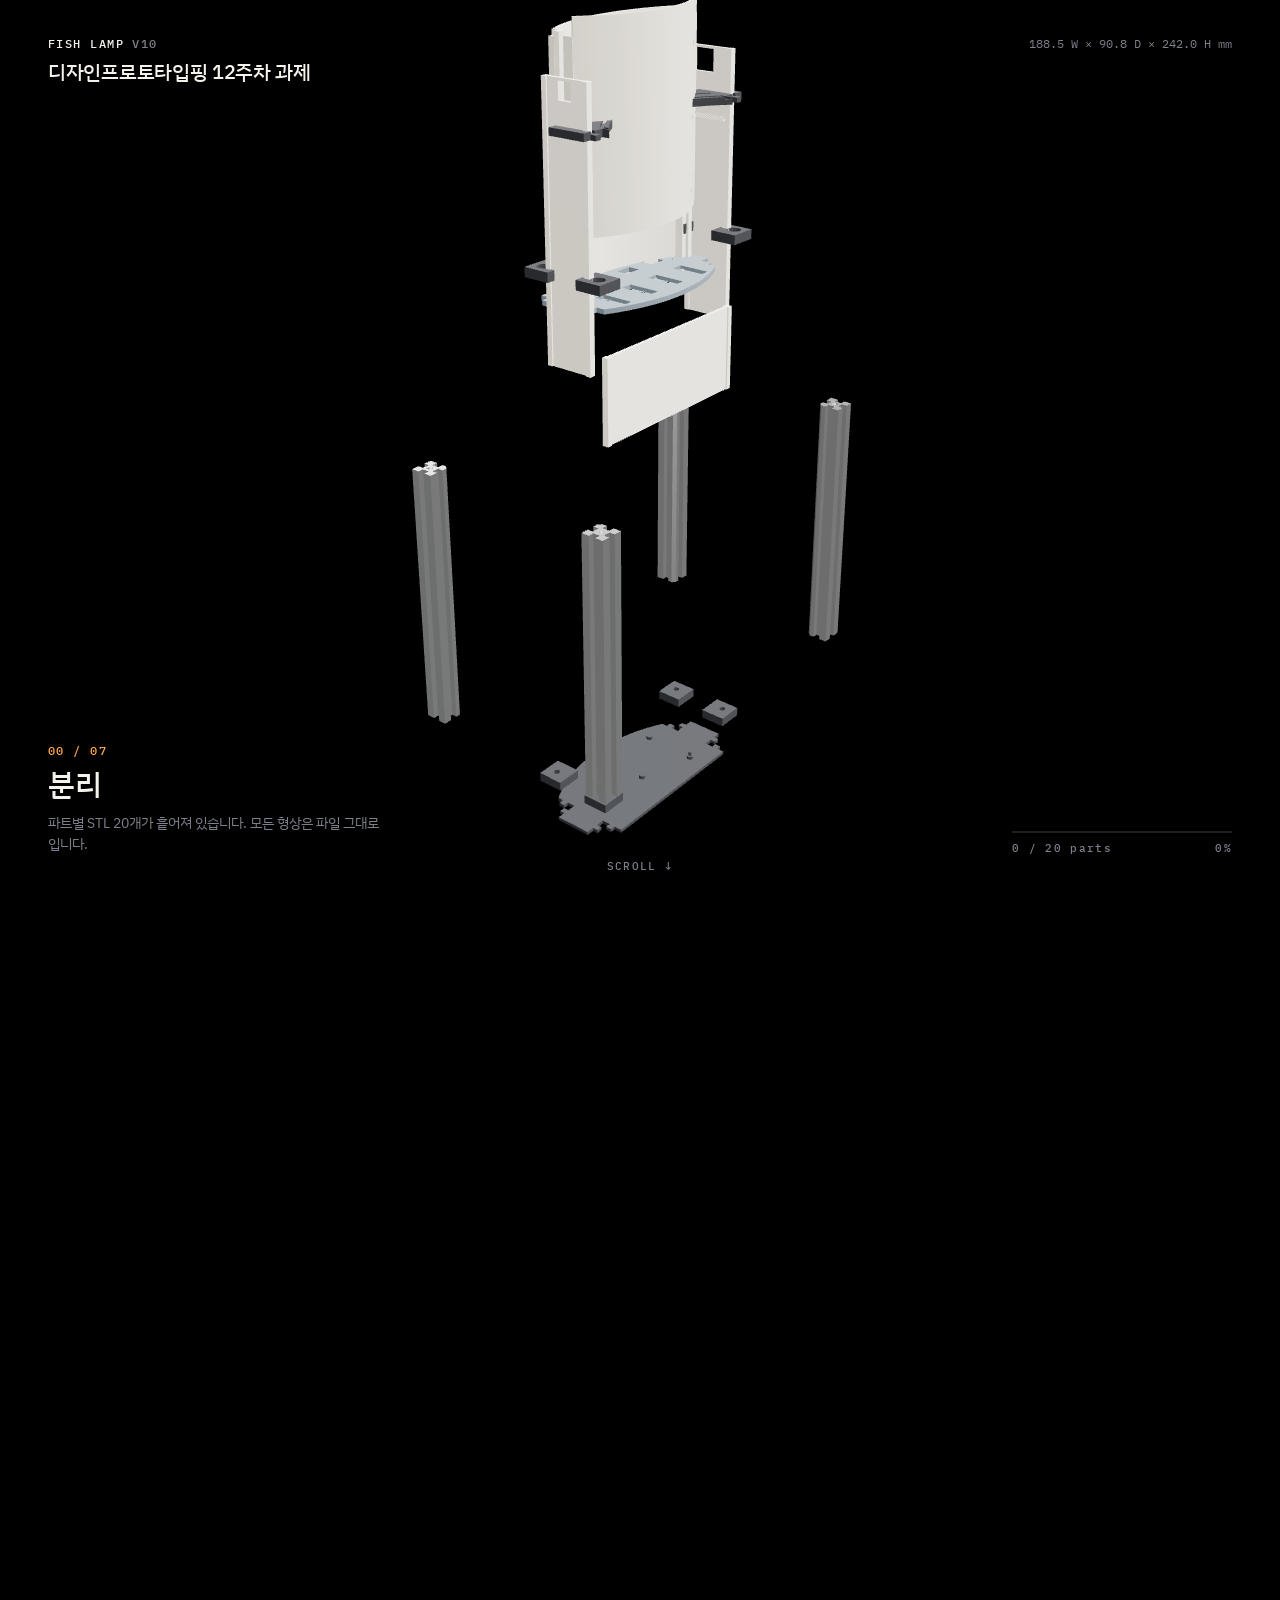
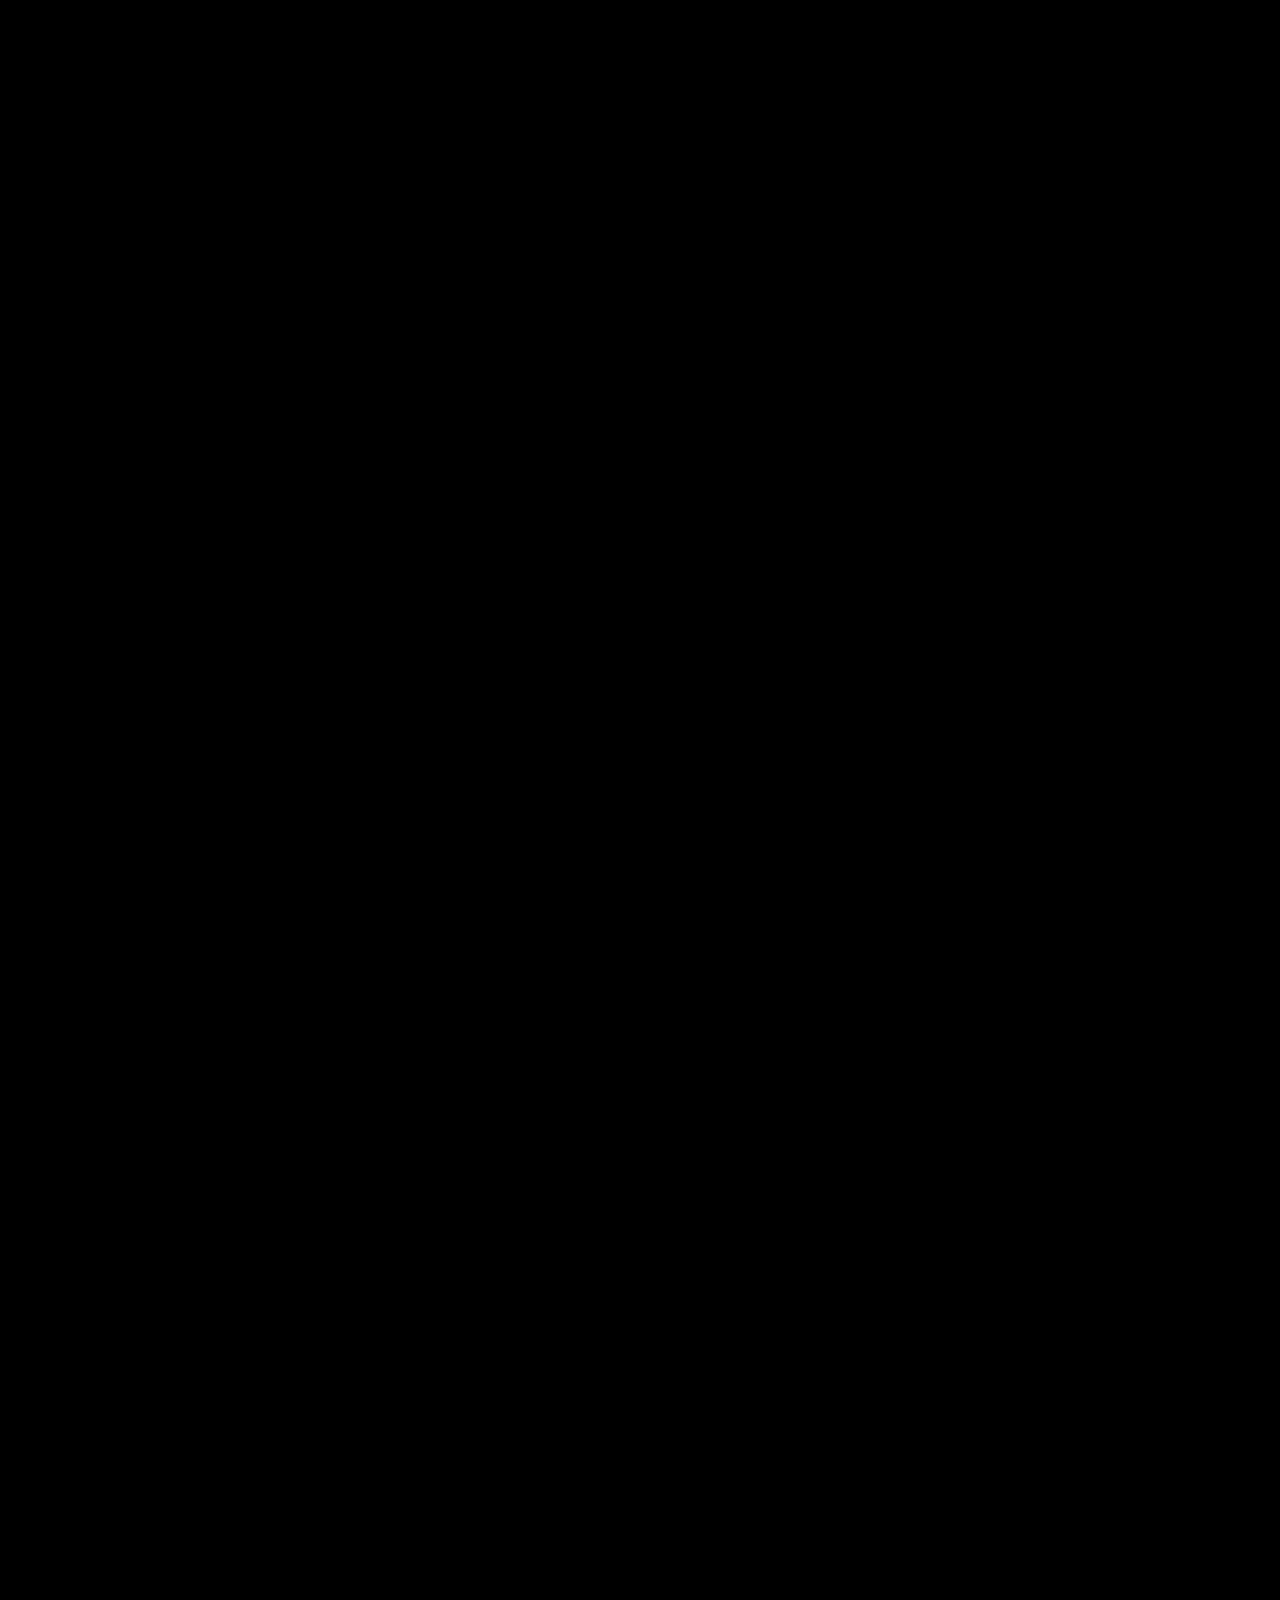
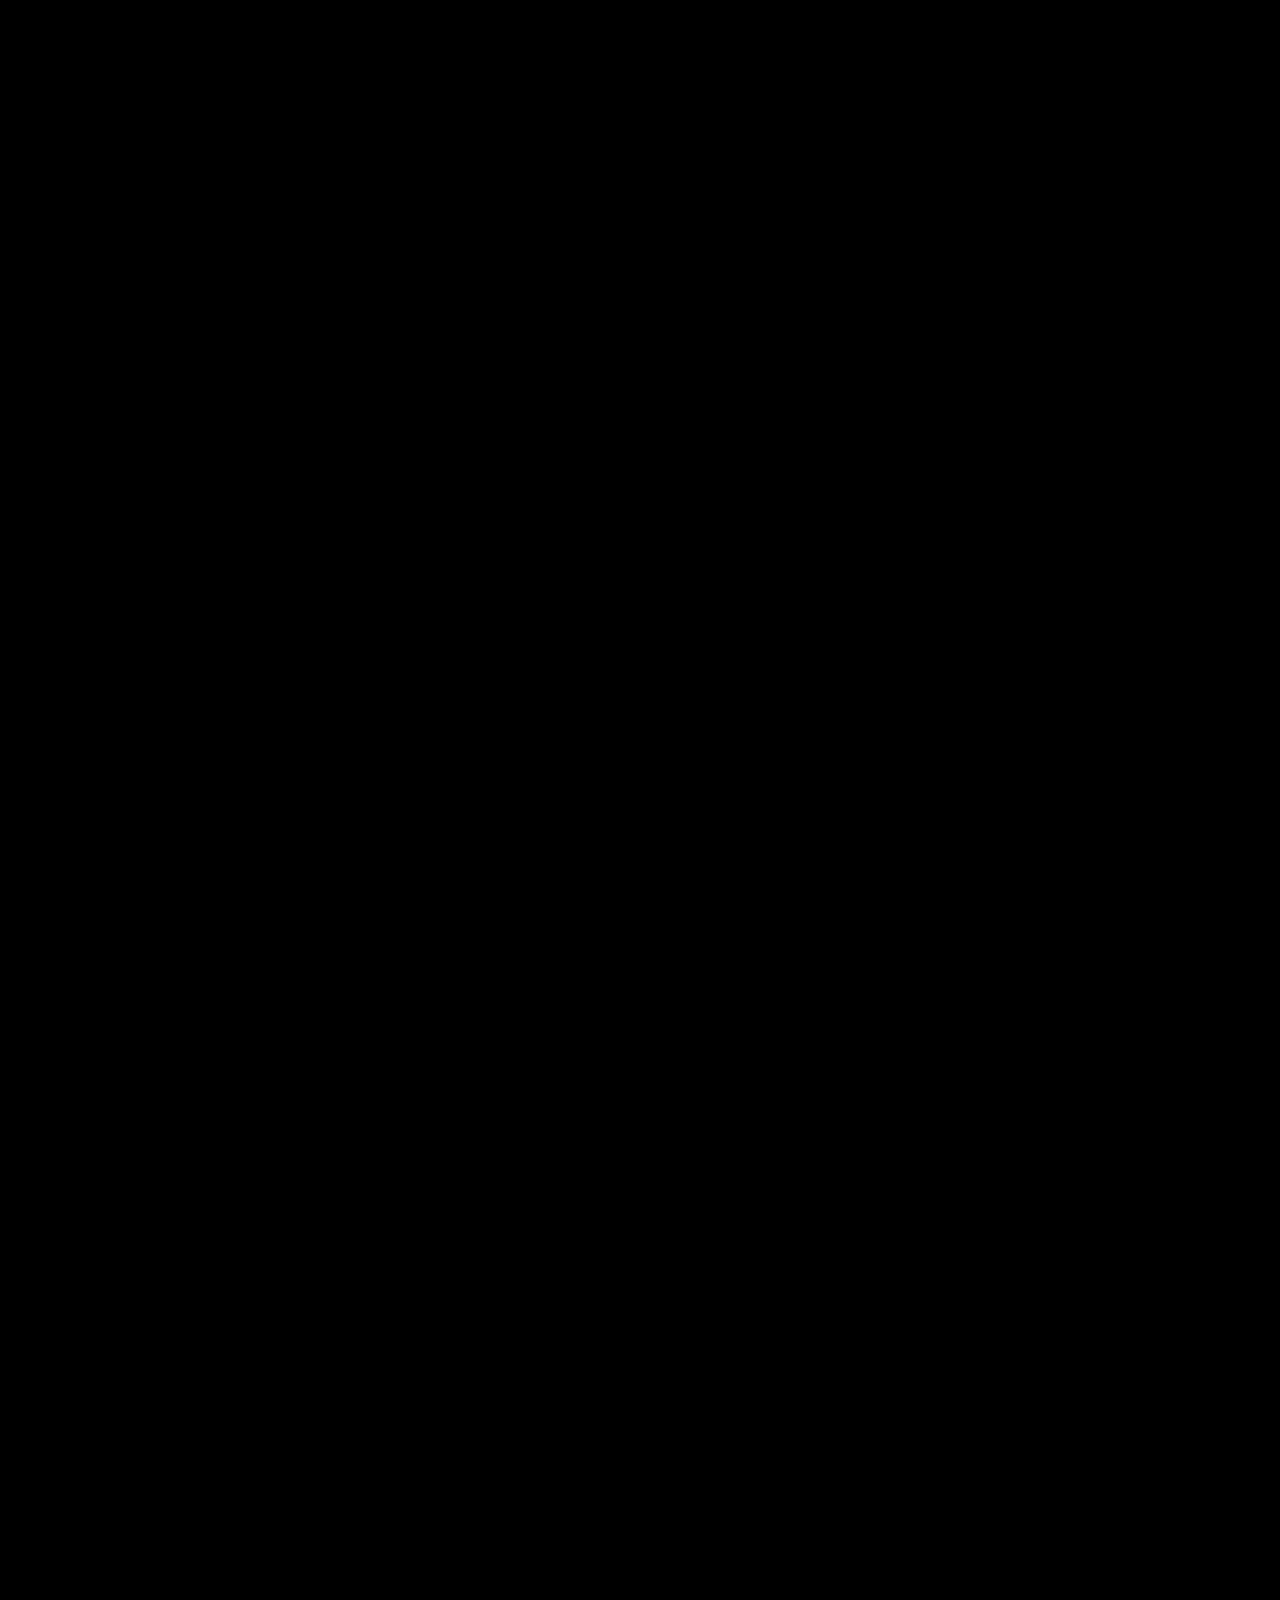
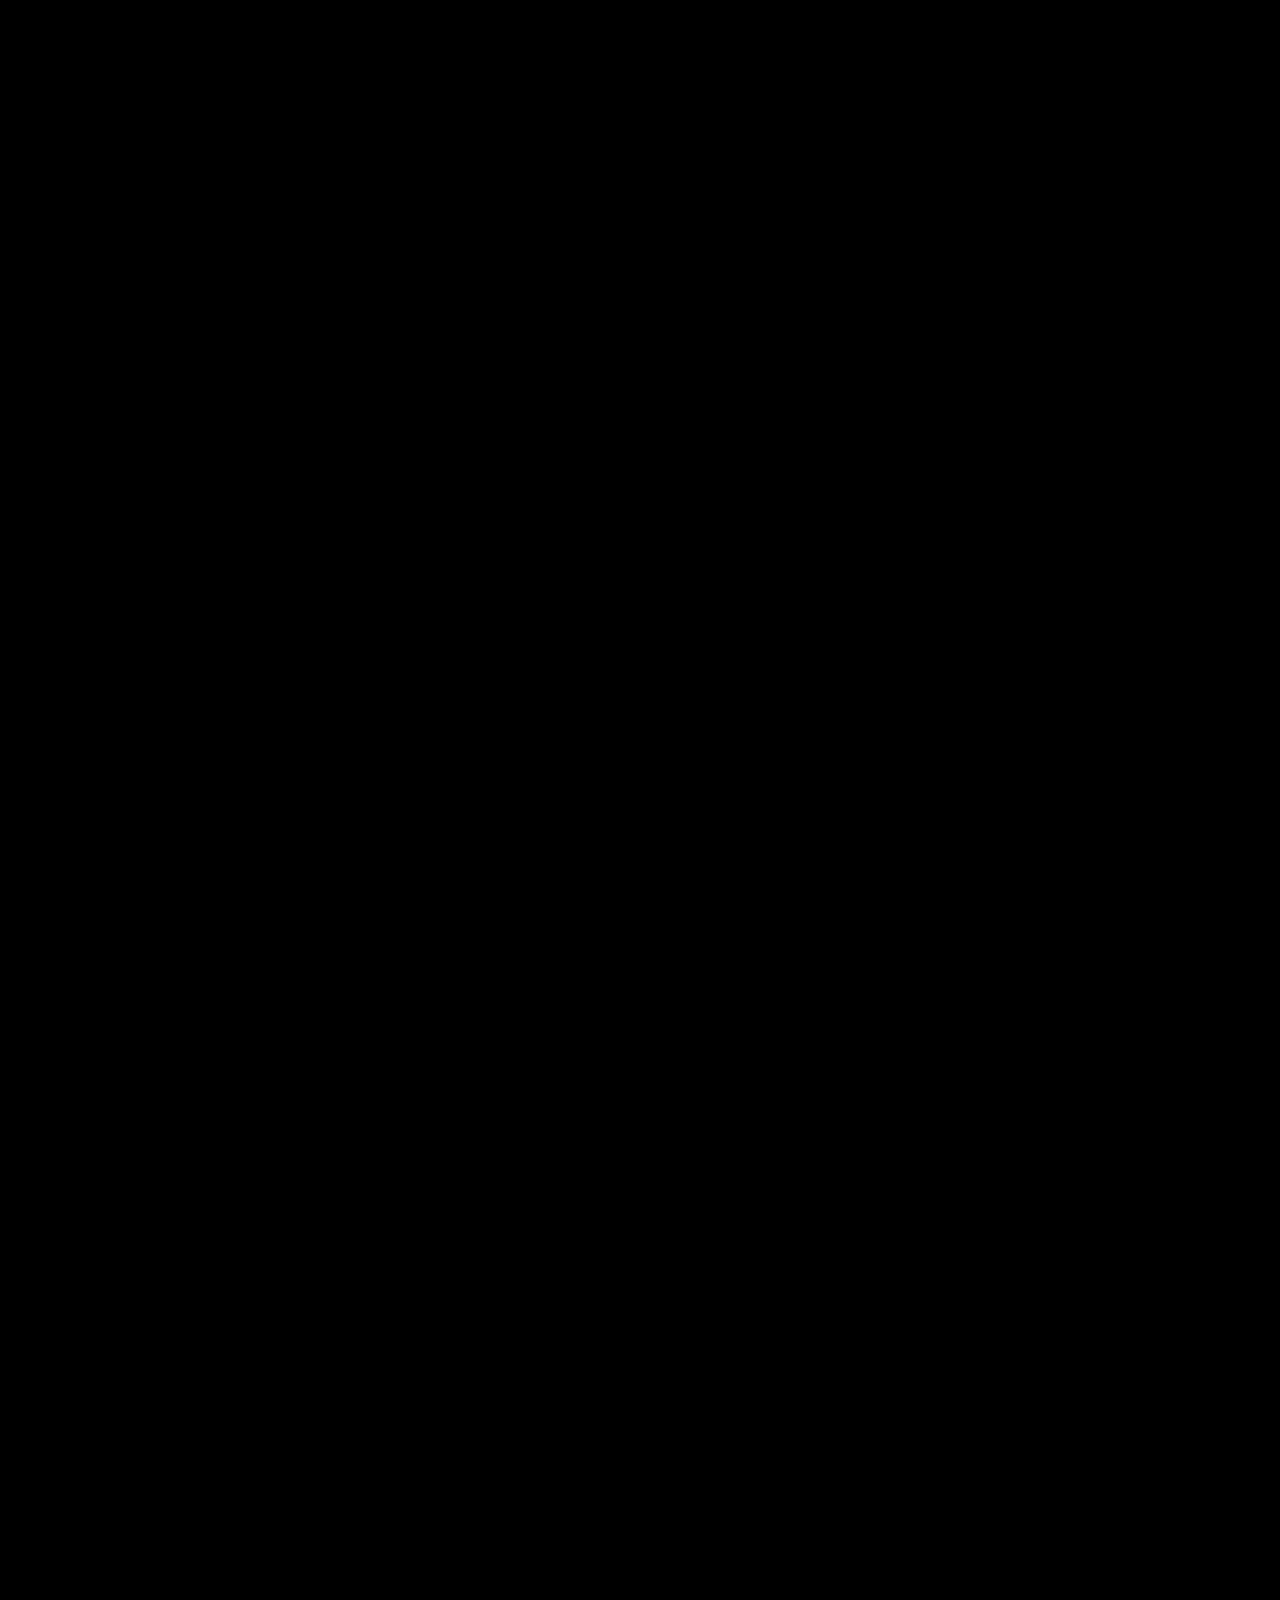
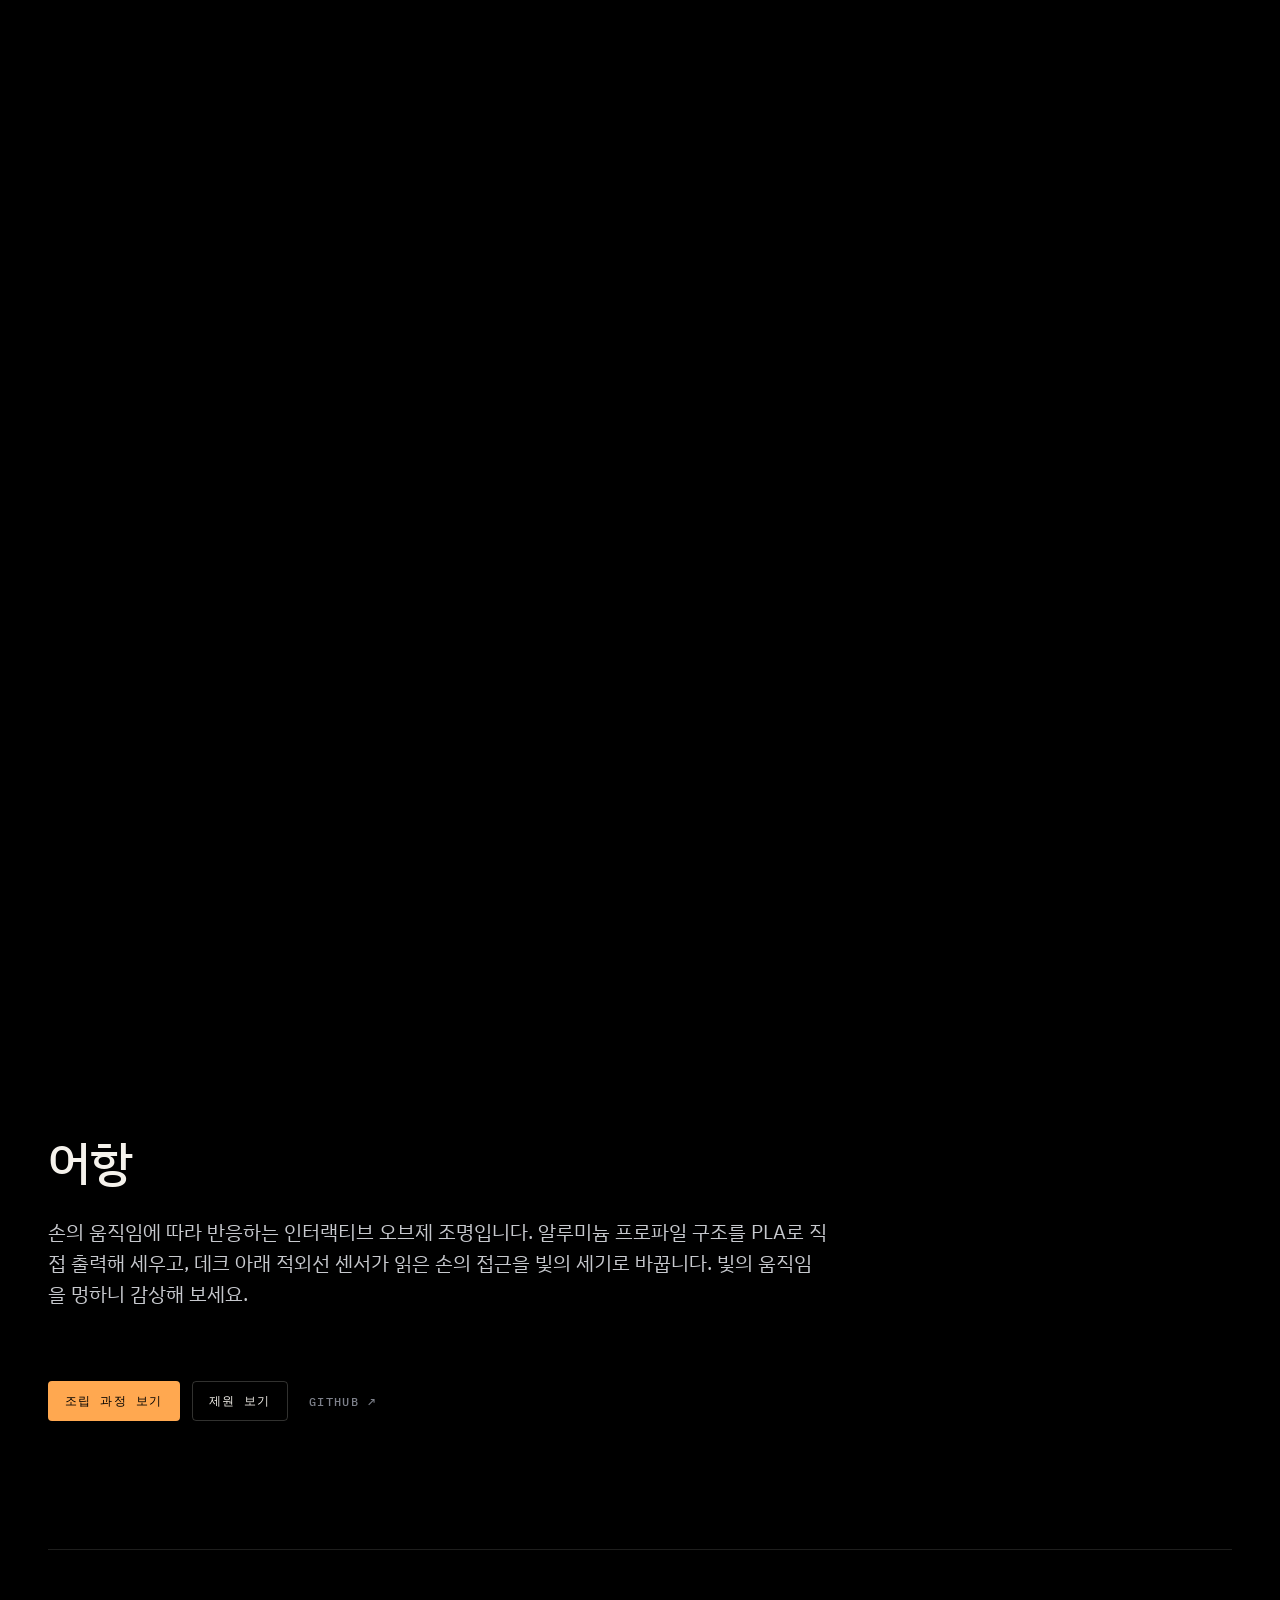
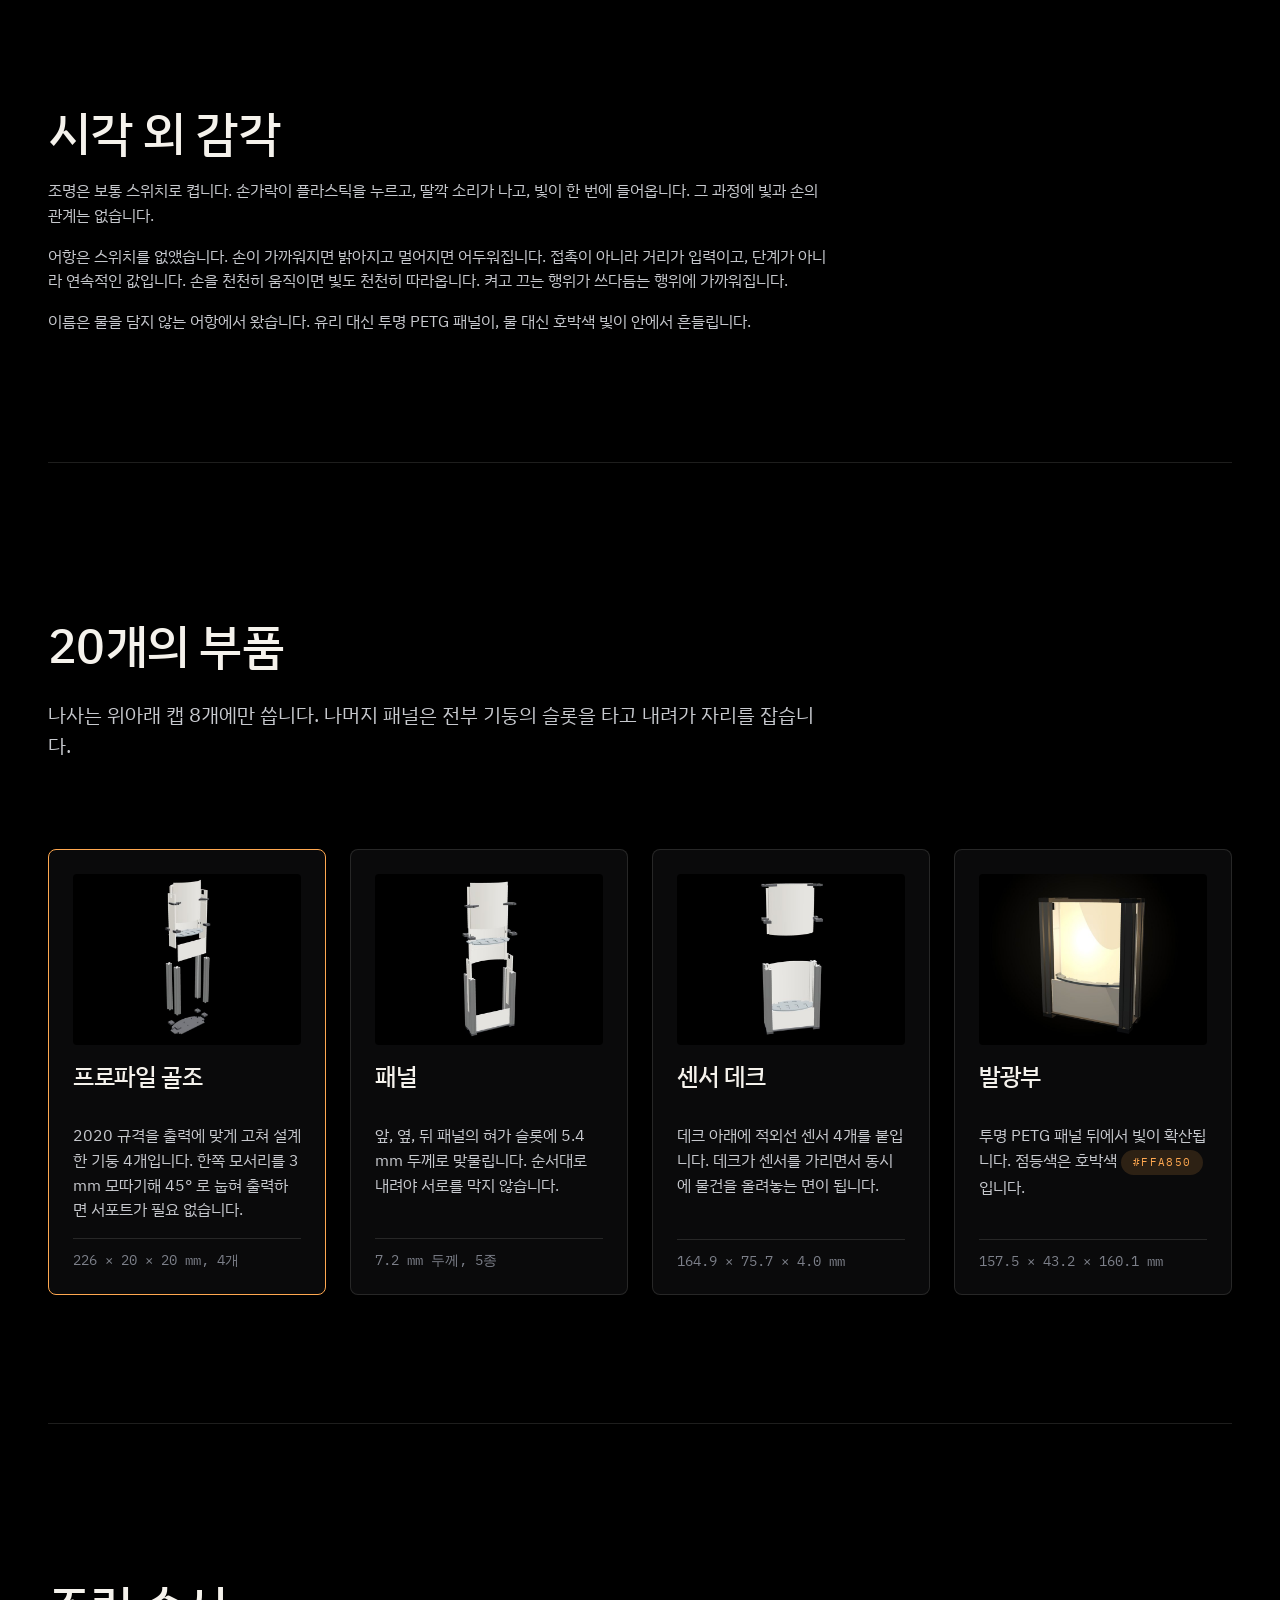
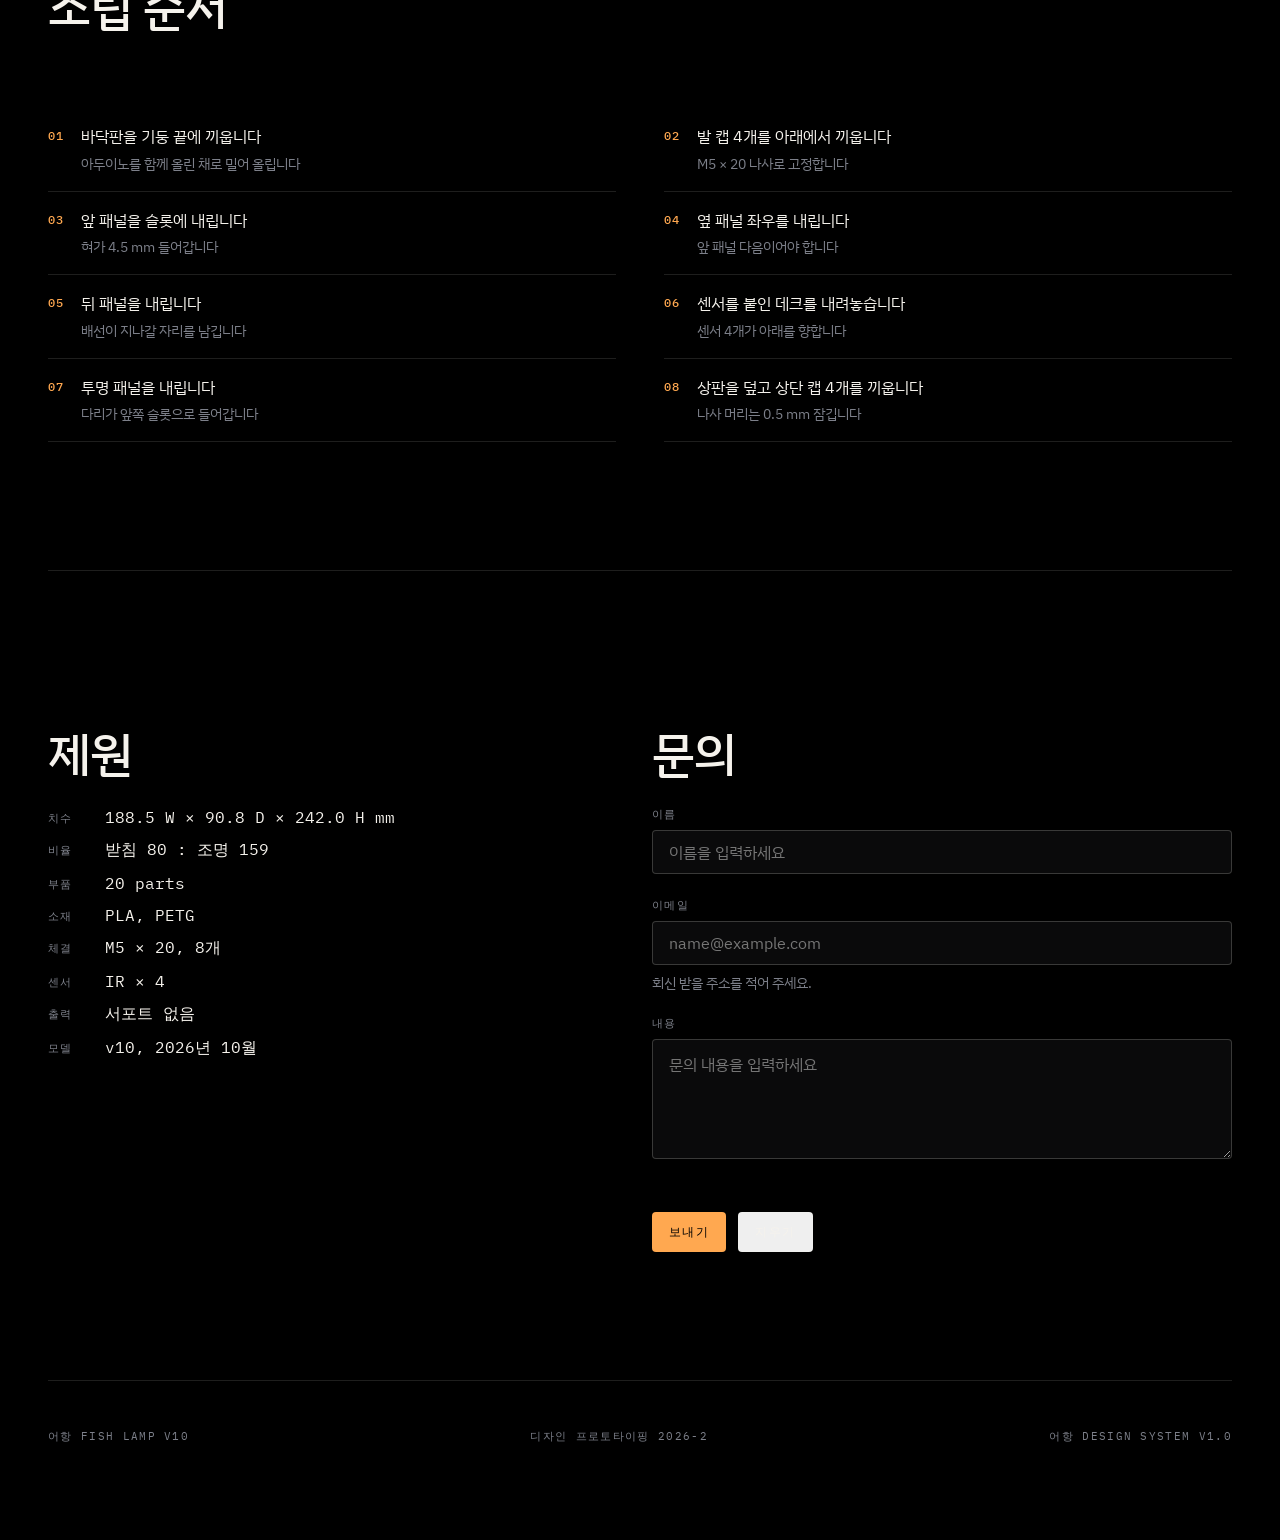
<file: public/lamp/index.html>
<!DOCTYPE html>
<html lang="ko">
<head>
<meta charset="UTF-8">
<meta name="viewport" content="width=device-width, initial-scale=1">
<title>Fish Lamp v10 — 분해, 조립, 점등</title>
<link rel="preconnect" href="https://fonts.googleapis.com">
<link rel="preconnect" href="https://fonts.gstatic.com" crossorigin>
<link href="https://fonts.googleapis.com/css2?family=Archivo:wght@500;700&family=IBM+Plex+Mono:wght@400;500&family=IBM+Plex+Sans+KR:wght@400;500&display=swap" rel="stylesheet">
<style>
  /* ---------------------------------------------------------------
     어항 Design System v1.0 — design-system/tokens.json
     이 블록의 모든 값은 토큰에서 온다. 하드코딩 금지.
     --------------------------------------------------------------- */
  :root {
    /* color — semantic 층만 참조한다 */
    --bg-canvas:      #000000;
    --fg-primary:     #F5F2EC;
    --fg-secondary:   #C7C9CE;
    --fg-muted:       #7D808A;
    --fg-signal:      #FFA850;
    --bg-signal:      #FFA850;
    --border-hairline: rgba(245,242,236,0.12);

    /* typography */
    --font-display: 'Archivo', 'IBM Plex Sans KR', sans-serif;
    --font-text:    'IBM Plex Sans KR', -apple-system, 'Apple SD Gothic Neo', sans-serif;
    --font-mono:    'IBM Plex Mono', ui-monospace, 'SF Mono', Menlo, monospace;
    --size-3xs: 11px; --size-2xs: 12px; --size-xs: 14px; --size-sm: 16px;
    --weight-regular: 400; --weight-medium: 500; --weight-bold: 700;
    --leading-snug: 1.25; --leading-normal: 1.55;
    --tracking-heading: -0.015em; --tracking-label: 0.12em;

    /* space */
    --space-1: 4px;  --space-2: 8px;  --space-3: 12px;
    --space-4: 16px; --space-5: 24px; --space-6: 32px; --space-7: 48px;

    /* radius / border */
    --radius-none: 0px; --radius-xs: 2px; --radius-sm: 4px;
    --radius-md: 8px; --radius-lg: 12px; --radius-full: 999px;
    --border-hairline-w: 1px; --border-thick: 2px;
    --bg-hover-subtle:  rgba(245,242,236,0.06);
    --bg-signal-subtle: rgba(255,168,80,0.14);
    --layout-max: 1440px;

    /* component 의미 단위 토큰 — tokens.json > component.* */
    --btn-height-sm: 32px; --btn-height-md: 40px; --btn-height-lg: 48px;
    --btn-height-touch: 44px;
    --field-height: 44px; --field-textarea-min: 120px;
    --card-media-ratio: 4 / 3;

    /* motion */
    --duration-base: 240ms; --duration-slow: 480ms;
    --easing-standard: cubic-bezier(0.2, 0, 0, 1);

    /* breakpoint sm = 480px, md = 768px (아래 media query 참조) */
  }

  * { box-sizing: border-box; margin: 0; padding: 0; }
  html, body {
    background: var(--bg-canvas);
    color: var(--fg-primary);
    font-family: var(--font-text);
  }

  #fl-scrolly { position: relative; height: 820vh; }
  #fl-stage { position: sticky; top: 0; height: 100svh; overflow: hidden; background: var(--bg-canvas); }
  #fl-canvas { position: absolute; inset: 0; width: 100%; height: 100%; display: block; touch-action: pan-y; }

  .fl-hud { position: absolute; left: 0; right: 0; pointer-events: none;
            padding: 0 clamp(var(--space-4), 4vw, var(--space-7)); }
  .fl-top { top: clamp(var(--space-4), 4vh, 40px); display: flex;
            justify-content: space-between; align-items: baseline; gap: var(--space-4); }

  /* label/md — mono 대문자 */
  .fl-title { font-family: var(--font-mono); font-size: var(--size-2xs);
              font-weight: var(--weight-medium); letter-spacing: var(--tracking-label);
              text-transform: uppercase; color: var(--fg-muted); }
  .fl-title b { color: var(--fg-primary); font-weight: var(--weight-medium); }

  /* data/md — 실측 치수 */
  .fl-sub { font-family: var(--font-text); font-size: var(--size-md);
            font-weight: var(--weight-medium); letter-spacing: var(--tracking-heading);
            line-height: var(--leading-snug); color: var(--fg-primary); margin-top: var(--space-2); }

  .fl-dims { font-family: var(--font-mono); font-size: var(--size-2xs);
             font-weight: var(--weight-regular); line-height: var(--leading-snug);
             color: var(--fg-muted); text-align: right; }

  .fl-bottom { bottom: clamp(20px, 5vh, var(--space-7)); display: flex;
               justify-content: space-between; align-items: flex-end; gap: var(--space-5); }
  .fl-step { max-width: 34ch; }

  /* label/md — 신호색은 상태 표시에만 */
  .fl-step-no { font-family: var(--font-mono); font-size: var(--size-2xs);
                font-weight: var(--weight-medium); letter-spacing: var(--tracking-label);
                color: var(--fg-signal); }

  /* heading — 한글이므로 display 서체를 쓰지 않는다 (§2.2) */
  .fl-step-name { font-family: var(--font-text); font-size: clamp(20px, 3.2vw, 30px);
                  font-weight: var(--weight-medium); letter-spacing: var(--tracking-heading);
                  line-height: var(--leading-snug); margin-top: var(--space-2); }

  /* body/sm */
  .fl-step-desc { font-size: var(--size-xs); line-height: var(--leading-normal);
                  color: var(--fg-muted); margin-top: var(--space-2); min-height: 2.9em; }

  .fl-bar { width: min(220px, 36vw); }
  .fl-bar-track { height: var(--border-thick); background: var(--border-hairline);
                  border-radius: var(--radius-none); position: relative; }
  .fl-bar-fill { position: absolute; left: 0; top: 0; bottom: 0; width: 0%;
                 background: var(--bg-signal); }

  /* label/sm */
  .fl-bar-label { margin-top: var(--space-2); font-family: var(--font-mono);
                  font-size: var(--size-3xs); font-weight: var(--weight-medium);
                  letter-spacing: var(--tracking-label); color: var(--fg-muted);
                  display: flex; justify-content: space-between; }

  .fl-hint { position: absolute; left: 50%; bottom: 3vh; transform: translateX(-50%);
             font-family: var(--font-mono); font-size: var(--size-3xs);
             font-weight: var(--weight-medium); letter-spacing: var(--tracking-label);
             text-transform: uppercase; color: var(--fg-muted);
             transition: opacity var(--duration-base) var(--easing-standard); }

  .fl-loading { position: absolute; inset: 0; display: grid; place-items: center;
                font-family: var(--font-mono); font-size: var(--size-2xs);
                font-weight: var(--weight-medium); letter-spacing: var(--tracking-label);
                color: var(--fg-muted); background: var(--bg-canvas);
                transition: opacity var(--duration-slow) var(--easing-standard); }
  .fl-loading.done { opacity: 0; pointer-events: none; }

  /* breakpoint sm */
  @media (max-width: 768px) { /* md */
    .fl-bottom { flex-direction: column; align-items: flex-start; }
    .fl-dims { display: none; }
    .fl-sub { font-size: var(--size-sm); }
  }

  /* §2.5 — reduced motion */
  @media (prefers-reduced-motion: reduce) {
    .fl-hint, .fl-loading { transition: none; }
  }

  /* =====================================================================
     제품 소개 — 어항 Design System v1.0 (design-system/tokens.json)
     ===================================================================== */
  :root{
    --bg-surface:#0A0A0B; --bg-raised:#141416;
    --fg-on-signal:#000000; --bg-signal-hover:#FFC27A; --bg-signal-press:#E08A33;
    --border-default:rgba(245,242,236,.20); --border-strong:rgba(245,242,236,.40);
    --glow-signal:0 0 32px rgba(255,168,80,.45);
    --size-md:20px; --size-lg:24px; --size-xl:32px; --size-2xl:48px; --size-3xl:64px;
    --space-8:64px; --space-9:96px; --space-10:128px;
    --duration-fast:160ms;
  }
  .ds { max-width:var(--layout-max); margin:0 auto; padding:0 clamp(var(--space-4),4vw,var(--space-7)); }
  .ds-grid { display:grid; grid-template-columns:repeat(12,1fr); gap:var(--space-5); }
  .ds-section { padding:var(--space-10) 0; border-top:1px solid var(--border-hairline); }
  .ds-section:first-of-type { border-top:0; }

  .ds-h2{ font-size:var(--size-2xl); font-weight:var(--weight-medium);
          letter-spacing:var(--tracking-heading); line-height:var(--leading-snug); margin-top:var(--space-5); }
  .ds-h3{ font-size:var(--size-lg); font-weight:var(--weight-medium);
          letter-spacing:var(--tracking-heading); line-height:var(--leading-snug); }
  .ds-lead{ font-size:var(--size-md); line-height:var(--leading-normal); color:var(--fg-secondary);
            margin-top:var(--space-5); }
  .ds-body{ font-size:var(--size-sm); line-height:var(--leading-normal); color:var(--fg-secondary);
            margin-top:var(--space-4); }
  .col-8{ grid-column:span 8; } .col-6{ grid-column:span 6; }
  .col-12{ grid-column:span 12; } .col-4{ grid-column:span 4; }

  /* 버튼 §3.1 */
  .ds-btns{ display:flex; flex-wrap:wrap; gap:var(--space-3); margin-top:var(--space-7); }
  .ds-btn{ height:var(--btn-height-md); padding:0 var(--space-4); border-radius:var(--radius-sm);
           display:inline-flex; align-items:center; gap:var(--space-2);
           font-family:var(--font-mono); font-size:var(--size-2xs); font-weight:var(--weight-medium);
           letter-spacing:var(--tracking-label); text-transform:uppercase; text-decoration:none;
           border:1px solid transparent; cursor:pointer;
           transition:background var(--duration-fast) var(--easing-standard),
                      border-color var(--duration-fast) var(--easing-standard),
                      color var(--duration-fast) var(--easing-standard); }
  .ds-btn:focus-visible{ outline:2px solid var(--fg-signal); outline-offset:2px; }
  .ds-btn--primary{ background:var(--bg-signal); color:var(--fg-on-signal); }
  .ds-btn--primary:hover{ background:var(--bg-signal-hover); }
  .ds-btn--primary:active{ background:var(--bg-signal-press); }
  .ds-btn--secondary{ color:var(--fg-primary); border-color:var(--border-default); }
  .ds-btn--secondary:hover{ background:var(--bg-hover-subtle); border-color:var(--border-strong); }
  .ds-btn--utility{ color:var(--fg-muted); padding:0 var(--space-2); }
  .ds-btn--utility:hover{ color:var(--fg-primary); }

  /* 카드 §3.3 */
  .ds-cards{ display:grid; grid-template-columns:repeat(4,1fr); gap:var(--space-5);
             margin-top:var(--space-8); grid-column:span 12; }
  .ds-card{ background:var(--bg-surface); border:1px solid var(--border-hairline);
            border-radius:var(--radius-md); padding:var(--space-5);
            display:flex; flex-direction:column; gap:var(--space-4);
            transition:border-color var(--duration-fast) var(--easing-standard),
                       box-shadow var(--duration-fast) var(--easing-standard); }
  .ds-card:hover{ border-color:var(--fg-signal); box-shadow:var(--glow-signal); }
  .ds-card--featured{ border-color:var(--fg-signal); }
  .ds-card img{ width:100%; aspect-ratio:var(--card-media-ratio); object-fit:cover; display:block;
                border-radius:var(--radius-sm); background:var(--bg-raised); }
  .ds-card-meta{ font-family:var(--font-mono); font-size:var(--size-xs); color:var(--fg-muted);
                 border-top:1px solid var(--border-hairline); padding-top:var(--space-3); margin-top:auto; }
  .ds-tag{ display:inline-block; font-family:var(--font-mono); font-size:var(--size-3xs);
           letter-spacing:var(--tracking-label); text-transform:uppercase;
           padding:var(--space-1) var(--space-3); border-radius:var(--radius-full);
           background:var(--bg-signal-subtle); color:var(--fg-signal); }

  /* 공정 */
  .ds-steps{ grid-column:span 12; margin-top:var(--space-7); display:grid;
             grid-template-columns:repeat(2,1fr); gap:0 var(--space-7); }
  .ds-step{ display:grid; grid-template-columns:auto 1fr; gap:var(--space-4);
            padding:var(--space-4) 0; border-bottom:1px solid var(--border-hairline); }
  .ds-step-n{ font-family:var(--font-mono); font-size:var(--size-2xs); font-weight:var(--weight-medium);
              letter-spacing:var(--tracking-label); color:var(--fg-signal); padding-top:4px; }
  .ds-step-t{ font-size:var(--size-sm); line-height:var(--leading-normal); }
  .ds-step-d{ font-size:var(--size-xs); line-height:var(--leading-normal); color:var(--fg-muted); margin-top:var(--space-1); }

  /* 제원 */
  .ds-dl{ display:grid; grid-template-columns:auto 1fr; gap:var(--space-3) var(--space-6);
          margin-top:var(--space-5); }
  .ds-dl dt{ font-family:var(--font-mono); font-size:var(--size-3xs); font-weight:var(--weight-medium);
             letter-spacing:var(--tracking-label); text-transform:uppercase; color:var(--fg-muted); padding-top:var(--space-1); }
  .ds-dl dd{ font-family:var(--font-mono); font-size:var(--size-sm); color:var(--fg-primary); }

  /* 폼 §3.2 */
  .ds-field{ margin-top:var(--space-5); }
  .ds-field label{ display:block; font-family:var(--font-mono); font-size:var(--size-3xs);
                   font-weight:var(--weight-medium); letter-spacing:var(--tracking-label);
                   text-transform:uppercase; color:var(--fg-muted); margin-bottom:var(--space-2); }
  .ds-field input, .ds-field textarea{
    width:100%; background:var(--bg-surface); color:var(--fg-primary);
    border:1px solid var(--border-default); border-radius:var(--radius-sm);
    padding:12px 16px; font-family:var(--font-text); font-size:var(--size-sm);
    line-height:var(--leading-normal); outline:none;
    transition:border-color var(--duration-fast) var(--easing-standard); }
  .ds-field input{ height:var(--field-height); }
  .ds-field textarea{ min-height:var(--field-textarea-min); resize:vertical; }
  .ds-field input:hover, .ds-field textarea:hover{ border-color:var(--border-strong); }
  .ds-field input:focus, .ds-field textarea:focus{
    border-color:var(--fg-signal);
    box-shadow:0 0 0 var(--border-hairline-w) var(--fg-signal); }
  .ds-field .ds-help{ font-size:var(--size-xs); color:var(--fg-muted); margin-top:var(--space-2); }


  .ds-foot{ border-top:1px solid var(--border-hairline); padding:var(--space-7) 0 var(--space-9);
            display:flex; justify-content:space-between; gap:var(--space-5); flex-wrap:wrap;
            font-family:var(--font-mono); font-size:var(--size-3xs);
            letter-spacing:var(--tracking-label); text-transform:uppercase; color:var(--fg-muted); }

  @media (max-width:1024px){ /* lg */
    .ds-cards{ grid-template-columns:repeat(2,1fr); }
    .col-6{ grid-column:span 12; } .col-8{ grid-column:span 12; }
    }
  @media (max-width:768px){ /* md */
    .ds-btn{ height:var(--btn-height-touch); }   /* §4.1 터치 대상 최소 44px */
    .ds-cards{ grid-template-columns:1fr; }
    .ds-steps{ grid-template-columns:1fr; }
    .ds-section{ padding:var(--space-8) 0; }
    .ds-h2{ font-size:var(--size-xl); }
  }
</style>
</head>
<body>

<section id="fl-scrolly">
  <div id="fl-stage">
    <canvas id="fl-canvas"></canvas>
    <div class="fl-hud fl-top">
      <div>
        <div class="fl-title"><b>Fish Lamp</b> v10</div>
        <div class="fl-sub">디자인프로토타입핑 12주차 과제</div>
      </div>
      <div class="fl-dims" id="fl-dims">188.5 W × 90.8 D × 242.0 H mm</div>
    </div>
    <div class="fl-hint" id="fl-hint">scroll ↓</div>
    <div class="fl-hud fl-bottom">
      <div class="fl-step">
        <div class="fl-step-no" id="fl-step-no">00 / 08</div>
        <div class="fl-step-name" id="fl-step-name">분리</div>
        <div class="fl-step-desc" id="fl-step-desc"></div>
      </div>
      <div class="fl-bar">
        <div class="fl-bar-track"><div class="fl-bar-fill" id="fl-bar-fill"></div></div>
        <div class="fl-bar-label"><span id="fl-parts">0 / 20 parts</span><span id="fl-pct">0%</span></div>
      </div>
    </div>
    <div class="fl-loading" id="fl-loading">LOADING STL…</div>
  </div>
</section>

<script src="vendor/three.min.js"></script>
<script src="parts_data.js"></script>
<script>
(() => {
'use strict';
const THREE = window.THREE;

/* =====================================================================
   1) STL 로드 — 파일 바이트 그대로 파싱 (binary STL, 단위 mm)
   ===================================================================== */
function parseSTL(b64) {
  const bin = atob(b64), u8 = new Uint8Array(bin.length);
  for (let i = 0; i < bin.length; i++) u8[i] = bin.charCodeAt(i);
  const dv = new DataView(u8.buffer);
  const n = dv.getUint32(80, true);
  if (84 + n * 50 !== u8.length) throw new Error('binary STL 크기 불일치');
  const pos = new Float32Array(n * 9);
  for (let i = 0; i < n; i++) {
    const o = 84 + i * 50 + 12;
    for (let k = 0; k < 9; k++) pos[i * 9 + k] = dv.getFloat32(o + k * 4, true);
  }
  return pos;
}

// 각진 모서리는 살리고 곡면(물고기 형상)만 부드럽게: 접힘각(crease) 이내의 면 법선만 평균
function creasedNormals(pos, creaseDeg) {
  const tri = pos.length / 9, cosT = Math.cos(creaseDeg * Math.PI / 180);
  const fn = new Float32Array(tri * 3);       // 면적 가중 법선
  const fu = new Float32Array(tri * 3);       // 단위 법선
  for (let t = 0; t < tri; t++) {
    const o = t * 9;
    const ax = pos[o+3]-pos[o], ay = pos[o+4]-pos[o+1], az = pos[o+5]-pos[o+2];
    const bx = pos[o+6]-pos[o], by = pos[o+7]-pos[o+1], bz = pos[o+8]-pos[o+2];
    const nx = ay*bz-az*by, ny = az*bx-ax*bz, nz = ax*by-ay*bx;
    const l = Math.hypot(nx, ny, nz) || 1;
    fn[t*3] = nx; fn[t*3+1] = ny; fn[t*3+2] = nz;
    fu[t*3] = nx/l; fu[t*3+1] = ny/l; fu[t*3+2] = nz/l;
  }
  const key = (x, y, z) => Math.round(x*100) + ',' + Math.round(y*100) + ',' + Math.round(z*100);
  const map = new Map();
  for (let t = 0; t < tri; t++) for (let v = 0; v < 3; v++) {
    const k = key(pos[t*9+v*3], pos[t*9+v*3+1], pos[t*9+v*3+2]);
    (map.get(k) || map.set(k, []).get(k)).push(t);
  }
  const out = new Float32Array(pos.length);
  for (let t = 0; t < tri; t++) for (let v = 0; v < 3; v++) {
    const k = key(pos[t*9+v*3], pos[t*9+v*3+1], pos[t*9+v*3+2]);
    let sx = 0, sy = 0, sz = 0;
    for (const u of map.get(k)) {
      if (fu[u*3]*fu[t*3] + fu[u*3+1]*fu[t*3+1] + fu[u*3+2]*fu[t*3+2] >= cosT) {
        sx += fn[u*3]; sy += fn[u*3+1]; sz += fn[u*3+2];
      }
    }
    const l = Math.hypot(sx, sy, sz) || 1;
    const o = t*9 + v*3;
    out[o] = sx/l; out[o+1] = sy/l; out[o+2] = sz/l;
  }
  return out;
}

/* =====================================================================
   2) 조립 좌표 (mm, Z-up). 원점 = 바닥판/상판 중심, 앞 = -Y, 오른쪽 = +X
   ---------------------------------------------------------------------
   * 파트 STL 은 각자 출력 방향 좌표라 조립 위치가 파일에 없다.
     verification_report_v10.txt 의 치수와 v9 조립 STL 의 프로파일 보어 위치로 추정:
       - 프로파일 중심 x=±84.3 (바깥면 = 바닥판 반폭 94.3), y=-35.4(앞)/+18.0(뒤)  [간격 53.4 = UNO 폭]
       - 높이: 발 캡 8 + 프로파일 226 + 상단 캡 8 = 242.0 (보고서 전체 높이와 일치)
       - 앞 패널 72 → base 80 (발 8 + 72), 옆·뒤 패널 218.5 → 상판 밑면(234)에 맞춤
   ===================================================================== */
const PX = 84.3, YF = -35.4, YB = 18.0, YM = (YF + YB) / 2;   // YM = -8.7
const Z_FOOT = 8, Z_TOP = 234, PROFILE_LEN = 226;
const D45 = Math.PI / 4, H = Math.PI / 2;

const corners = { FL: [-PX, YF], FR: [PX, YF], BL: [-PX, YB], BR: [PX, YB] };
// 캡(23×23)은 프로파일(20×20) 바깥 모서리에 맞춰 붙임 → 안쪽으로 3 mm 더 나옴. 전체 폭·깊이가 보고서(188.5 × 90.8)와 맞는 배치
const capXY = (c) => [corners[c][0] - Math.sign(corners[c][0]) * 1.5, corners[c][1] + (c[0] === 'F' ? 1.5 : -1.5)];
const PARTS = [];
const add = (p) => PARTS.push(p);

// 프로파일 ×4 : STL 은 20×20 단면을 45° 눕혀 놓은 1개 — 단면 중심(보어)이 원점이 되게 옮기고 45° 돌려 세움
const profileRz = { FL: 0, FR: H, BR: 2 * H, BL: 3 * H };  // 깎인 모서리가 램프 안쪽을 향하게 (추정)
for (const c of Object.keys(corners)) add({
  id: 'profile_' + c, key: 'profile_x4', name: '프로파일 ' + c, mat: 'alu', stage: 0,
  pre: [0, -14.14, -12.09], rx: D45, ry: -H, rz: profileRz[c],
  pos: [corners[c][0], corners[c][1], Z_FOOT],
  exp: [Math.sign(corners[c][0]) * 70, c[0] === 'F' ? -60 : 60, 0], win: [0.05, 0.19],
});
// 발 캡 ×4 : 머리 포켓이 바깥(아래)을 보도록 뒤집어 프로파일 아랫끝에 (z 0~8)
for (const c of Object.keys(corners)) add({
  id: 'foot_' + c, key: 'foot_cap_' + c + '_x1', name: '발 캡 ' + c, mat: 'dark', stage: 1,
  rx: Math.PI, pos: [...capXY(c), Z_FOOT], exp: [0, 0, -70], win: [0.19, 0.27],
});
// 바닥판 : 프로파일 아랫끝으로 밀어 올려 발 캡 위에 얹힘
add({ id: 'plate', key: 'bottom_plate_x1', name: '바닥판', mat: 'dark', stage: 1,
  pos: [0, 0, Z_FOOT], exp: [0, 0, -110], win: [0.24, 0.33] });
// 앞 패널 (72) : 슬롯을 따라 내려옴
add({ id: 'front', key: 'front_panel_x1', name: '앞 패널', mat: 'cream', stage: 2,
  pos: [0, YF, Z_FOOT], exp: [0, 0, 250], win: [0.33, 0.43] });
// 옆 패널 L/R : 눕혀 출력된 상태(길이 218.4 = Y) → 세움
for (const s of [['L', -1], ['R', 1]]) add({
  id: 'side_' + s[0], key: 'side_panel_' + s[0] + '_x1', name: '옆 패널 ' + s[0], mat: 'cream', stage: 2,
  pre: [0, 0, -21.2], rx: H, pos: [s[1] * PX, YM, Z_TOP - 109.2], exp: [s[1] * 0, 0, 300], win: [0.38, 0.48],
});
// 뒤 패널
add({ id: 'back', key: 'back_panel_x1', name: '뒤 패널', mat: 'cream', stage: 2,
  pos: [0, YB, Z_TOP - 218.5], exp: [0, 0, 330], win: [0.42, 0.52] });
// 데크 (센서 4개를 밑에 붙여 내림, base 80 위)
add({ id: 'deck', key: 'deck_x1', name: '데크', mat: 'slate', stage: 3,
  pos: [0, -45.4 + 37.85, 80], exp: [0, 0, 280], win: [0.52, 0.59] });  // 앞면을 프로파일 바깥면(-45.4)에 맞춤 → 전체 깊이 90.8 유지
// 투명(라이트) 패널 160.1
add({ id: 'light', key: 'light_panel_x1', name: '라이트 패널', mat: 'light', stage: 4,
  pos: [0, YM, Z_TOP - 160.1], exp: [0, 0, 340], win: [0.59, 0.69] });
// 상판 : 프로파일 윗끝에 덮음 (STL 앞뒤가 반대라 Z 로 180° 회전)
add({ id: 'top', key: 'top_panel_x1', name: '상판', mat: 'dark', stage: 5,
  rz: Math.PI, pos: [0, 0, Z_TOP], exp: [0, 0, 260], win: [0.69, 0.77] });
// 상단 캡 ×4
for (const c of Object.keys(corners)) add({
  id: 'topcap_' + c, key: 'top_cap_' + c + '_x1', name: '상단 캡 ' + c, mat: 'dark', stage: 6,
  pos: [...capXY(c), Z_TOP], exp: [0, 0, 150], win: [0.77, 0.83],
});

const STEPS = [
  ['분리', '파트별 STL 20개가 흩어져 있습니다. 모든 형상은 파일 그대로입니다.'],
  ['프로파일 ×4', '2020 프로파일 226 mm 네 개가 세워집니다.'],
  ['발 캡과 바닥판', '발 캡 4개가 올라붙고, 바닥판이 프로파일 끝으로 밀려 올라갑니다.'],
  ['앞, 옆, 뒤 패널', '패널이 슬롯을 따라 미끄러져 내려갑니다.'],
  ['데크', '센서를 붙인 데크가 내려앉습니다.'],
  ['라이트 패널', '라이트 패널이 앞 슬롯으로 내려갑니다.'],
  ['상판과 상단 캡', '상판을 덮고 M5×20 캡 4개로 고정합니다.'],
  ['점등', '램프가 켜집니다.'],
];

/* =====================================================================
   3) Three.js 장면
   ===================================================================== */
const canvas = document.getElementById('fl-canvas');
const renderer = new THREE.WebGLRenderer({ canvas, antialias: true, powerPreference: 'high-performance' });
renderer.setPixelRatio(Math.min(devicePixelRatio || 1, 2));
renderer.outputEncoding = THREE.sRGBEncoding;
renderer.toneMapping = THREE.ACESFilmicToneMapping;
renderer.toneMappingExposure = 1.05;
renderer.setClearColor(0x000000, 1);

const scene = new THREE.Scene();
scene.background = new THREE.Color(0x000000);
const camera = new THREE.PerspectiveCamera(32, 1, 5, 6000);

// 소프트박스 환경맵 (검은 배경에서 RoomEnvironment 는 하얗게 뜸)
(function makeEnv() {
  const envScene = new THREE.Scene();
  envScene.background = new THREE.Color(0x000000);
  const box = (w, h, pos, k) => {
    const m = new THREE.Mesh(new THREE.PlaneGeometry(w, h), new THREE.MeshBasicMaterial({ side: THREE.DoubleSide }));
    m.material.color.setRGB(1, 0.97, 0.92).multiplyScalar(k);
    m.position.set(...pos); m.lookAt(0, 0, 0); envScene.add(m);
  };
  box(14, 9, [5, 8, 7], 6);      // 키 라이트 (우상단 앞)
  box(9, 12, [-9, 3, 4], 2.2);   // 좌측 필
  box(16, 3, [0, 4, -9], 3.5);   // 뒤 림
  box(18, 6, [0, 9, 0], 1.4);    // 천장
  const pm = new THREE.PMREMGenerator(renderer);
  scene.environment = pm.fromScene(envScene, 0.04).texture;
  pm.dispose();
})();

const key = new THREE.DirectionalLight(0xfff3e0, 0.9);
key.position.set(200, 400, 300); scene.add(key);

// 조립 좌표(Z-up) → Three(Y-up): y=z, z=-y  (앞 = -Y → 카메라 쪽 +Z)
const root = new THREE.Group();
root.rotation.x = -Math.PI / 2;
scene.add(root);

const MATS = {
  alu:   new THREE.MeshStandardMaterial({ color: 0xd8dce2, metalness: 1.0, roughness: 0.3, envMapIntensity: 1.7 }),
  dark:  new THREE.MeshStandardMaterial({ color: 0x17191d, metalness: 0.0, roughness: 0.5, envMapIntensity: 0.6 }),
  cream: new THREE.MeshStandardMaterial({ color: 0xe6e0d2, metalness: 0.0, roughness: 0.6, envMapIntensity: 0.9 }),
  slate: new THREE.MeshStandardMaterial({ color: 0x3b4a58, metalness: 0.0, roughness: 0.55, envMapIntensity: 0.9 }),
  light: new THREE.MeshStandardMaterial({ color: 0xcfc8b8, metalness: 0.0, roughness: 0.35, envMapIntensity: 0.9,
                                           emissive: new THREE.Color(0xff7a1c), emissiveIntensity: 0 }),
};

const geoCache = new Map();
function geometryFor(key) {
  if (!geoCache.has(key)) {
    const pos = parseSTL(window.LAMP_STL[key]);
    const g = new THREE.BufferGeometry();
    g.setAttribute('position', new THREE.BufferAttribute(pos, 3));
    g.setAttribute('normal', new THREE.BufferAttribute(creasedNormals(pos, 38), 3));
    geoCache.set(key, g);
  }
  return geoCache.get(key);
}

const T = (x, y, z) => new THREE.Matrix4().makeTranslation(x, y, z);
const meshes = [];
let triTotal = 0;
for (const p of PARTS) {
  const g = geometryFor(p.key).clone();
  const m = T(...p.pos);
  m.multiply(new THREE.Matrix4().makeRotationZ(p.rz || 0));
  m.multiply(new THREE.Matrix4().makeRotationY(p.ry || 0));
  m.multiply(new THREE.Matrix4().makeRotationX(p.rx || 0));
  if (p.pre) m.multiply(T(...p.pre));
  g.applyMatrix4(m);                       // 최종 조립 자세로 구워 둠 (법선도 같이 회전)
  g.computeBoundingBox();
  const mesh = new THREE.Mesh(g, MATS[p.mat]);
  mesh.userData = { p, box: g.boundingBox.clone() };
  root.add(mesh); meshes.push(mesh);
  triTotal += g.attributes.position.count / 3;
}

// 점등: 라이트 패널 근처의 따뜻한 포인트 라이트 + 가산 헤일로
const lightMesh = meshes.find(m => m.userData.p.id === 'light');
const lb = lightMesh.userData.box;
const lampLight = new THREE.PointLight(0xffa850, 0, 420, 2);
lampLight.position.set((lb.min.x + lb.max.x) / 2, (lb.min.z + lb.max.z) / 2 + 10, -((lb.min.y + lb.max.y) / 2) + 30);
scene.add(lampLight);
const GLOW_TEX = (() => {
  const c = document.createElement('canvas'); c.width = c.height = 128;
  const x = c.getContext('2d'), gr = x.createRadialGradient(64, 64, 0, 64, 64, 64);
  gr.addColorStop(0, 'rgba(255,190,110,.9)'); gr.addColorStop(.35, 'rgba(255,150,60,.28)'); gr.addColorStop(1, 'rgba(255,120,30,0)');
  x.fillStyle = gr; x.fillRect(0, 0, 128, 128);
  return new THREE.CanvasTexture(c);
})();
const glowSprite = (scale) => new THREE.Sprite(new THREE.SpriteMaterial({
  map: GLOW_TEX, blending: THREE.AdditiveBlending, depthWrite: false, transparent: true, opacity: 0 }));

const halo = (() => {
  const s = glowSprite(); s.position.copy(lampLight.position); s.scale.setScalar(360);
  scene.add(s); return s;
})();

/* 램프 주위를 떠다니는 빛 덩어리.
   처음부터 보이고, 저마다 다른 주기로 자유롭게 흘러다닙니다.
   커서가 움직이면 서로 다른 지연으로 따라오므로 하나의 궤적처럼 보입니다.
   램프보다 뒤에 있는 것은 본체에 가려집니다. */
const ORBS = (() => {
  const list = [];
  const N = 6;
  for (let i = 0; i < N; i++) {
    const sp = glowSprite();
    sp.scale.setScalar(118 + i * 34);
    sp.renderOrder = -1;
    scene.add(sp);
    // 여섯 개가 각자 다른 자리, 다른 속도, 다른 커서 반응을 가집니다.
    // 같은 목표로 몰려가면 하나의 덩어리로 보이므로 값을 일부러 흩어 놓았습니다.
    const PULL = [1.00, 0.72, 0.46, 0.88, 0.28, 0.60];   // 커서에 끌리는 정도
    const LAG  = [3.10, 1.45, 0.85, 2.20, 0.55, 1.10];   // 따라붙는 속도
    list.push({
      sp,
      lag: LAG[i],
      pull: PULL[i],
      off: [(i % 2 ? 1 : -1) * (150 + i * 74), ((i % 3) - 1) * 150 + 40, (i % 2 ? 1 : -1) * (120 + i * 96)],
      pos: new THREE.Vector3((i - 2.5) * 120, 140, -200),
      amp: 0.62 - i * 0.052,
      // 자유 유영: 축마다 다른 주기, 위상, 반경 — 공약수가 없어 궤적이 반복되지 않습니다
      sw: [0.131 + i * 0.047, 0.097 + i * 0.039, 0.083 + i * 0.053],
      ph: [i * 2.39, i * 1.77 + 0.9, i * 3.11 + 2.1],
      rad: [150 + i * 44, 112 + i * 37, 130 + i * 41],
    });
  }
  return list;
})();
const orbHome = new THREE.Vector3();

let ptrNDC = null;
addEventListener('pointermove', (e) => {
  if (e.pointerType === 'touch') return;
  const r = canvas.getBoundingClientRect();
  ptrNDC = ptrNDC || new THREE.Vector2();
  ptrNDC.set(((e.clientX - r.left) / r.width) * 2 - 1, -((e.clientY - r.top) / r.height) * 2 + 1);
}, { passive: true });
const orbRay = new THREE.Vector3(), orbWant = new THREE.Vector3();

/* =====================================================================
   4) 스크롤 타임라인
   ===================================================================== */
const sec = document.getElementById('fl-scrolly');
const el = {
  no: document.getElementById('fl-step-no'), name: document.getElementById('fl-step-name'),
  desc: document.getElementById('fl-step-desc'), fill: document.getElementById('fl-bar-fill'),
  parts: document.getElementById('fl-parts'), pct: document.getElementById('fl-pct'),
  hint: document.getElementById('fl-hint'), loading: document.getElementById('fl-loading'),
};
const clamp = (v, a = 0, b = 1) => Math.min(b, Math.max(a, v));
const smooth = (t) => t * t * (3 - 2 * t);
const seg = (p, a, b) => smooth(clamp((p - a) / (b - a)));
const lerp = (a, b, t) => a + (b - a) * t;

// 카메라 키프레임 [진행도, 방위각(°, 0=정면), 고도각(°)]
const CAM = [[0, -52, 24], [0.30, -34, 20], [0.62, -12, 17], [0.82, 22, 14], [1, 26, 12]];
function camAngles(p) {
  for (let i = 0; i < CAM.length - 1; i++) {
    const a = CAM[i], b = CAM[i + 1];
    if (p <= b[0]) { const t = smooth(clamp((p - a[0]) / (b[0] - a[0]))); return [lerp(a[1], b[1], t), lerp(a[2], b[2], t)]; }
  }
  const l = CAM[CAM.length - 1]; return [l[1], l[2]];
}

/* 점등은 서서히 밝아지지 않습니다. 어둠에서 한 번에 확 올라왔다가 제 밝기로
   가라앉습니다. 시간이 아니라 스크롤 위치에만 의존하므로 되감아도 같습니다. */
const IGNITE_A = 0.84, IGNITE_B = 0.94;
function ignition(p) {
  const q = clamp((p - IGNITE_A) / (IGNITE_B - IGNITE_A));
  if (q <= 0) return 0;
  const rise = smooth(clamp(q / 0.30));              // 어둠에서 한 번에 올라오고
  const settle = smooth(clamp((q - 0.30) / 0.70));   // 넘긴 만큼 제 밝기로 가라앉습니다
  return rise * (1 + 0.75 * (1 - settle));
}

/* 조립은 스크롤 앞 66%, 점등과 그 여운은 뒤 34%에 배분합니다. */
const SPLIT_S = 0.66, SPLIT_P = 0.83;
const stretch = (x) => x <= SPLIT_S ? x / SPLIT_S * SPLIT_P
                                    : SPLIT_P + (x - SPLIT_S) / (1 - SPLIT_S) * (1 - SPLIT_P);

let target = 0, cur = 0, camC = new THREE.Vector3(0, 120, 0), camD = 900, camInit = false;
let frameDt = 1 / 60;
const reduce = matchMedia('(prefers-reduced-motion: reduce)').matches;
const tmpBox = new THREE.Box3(), tmpC = new THREE.Vector3(), tmpS = new THREE.Vector3();

function readScroll() {
  const r = sec.getBoundingClientRect();
  target = stretch(clamp(-r.top / Math.max(1, r.height - innerHeight)));
}

function apply(p, time) {
  // 파트 위치: 최종 자세 + 분해 오프셋 × (1 - 진행)
  let done = 0;
  tmpBox.makeEmpty();
  for (const m of meshes) {
    const { p: d, box } = m.userData;
    const t = seg(p, d.win[0], d.win[1]);
    m.position.set(d.exp[0] * (1 - t), d.exp[1] * (1 - t) + 0, d.exp[2] * (1 - t));
    if (t >= 0.999) done++;
    tmpBox.expandByPoint(tmpS.set(box.min.x + m.position.x, box.min.y + m.position.y, box.min.z + m.position.z));
    tmpBox.expandByPoint(tmpS.set(box.max.x + m.position.x, box.max.y + m.position.y, box.max.z + m.position.z));
  }
  // 점등 직전에 주변광을 떨어뜨립니다. 방이 어두워져야 램프가 켜지는 것이 보입니다.
  const dusk = seg(p, 0.74, 0.85);
  key.intensity = 0.9 * (1 - 0.86 * dusk);
  const envK = 1 - 0.82 * dusk;
  MATS.alu.envMapIntensity   = 1.7 * envK;
  MATS.dark.envMapIntensity  = 0.6 * envK;
  MATS.cream.envMapIntensity = 0.9 * envK;
  MATS.slate.envMapIntensity = 0.9 * envK;
  MATS.light.envMapIntensity = 0.9 * envK;

  // 점등
  const on = ignition(p);
  const flick = reduce ? 1 : 1 + 0.025 * Math.sin(time * 2.1) + 0.015 * Math.sin(time * 5.3);
  MATS.light.emissiveIntensity = on * 1.7 * flick;
  lampLight.intensity = on * 2.3 * flick;
  halo.material.opacity = Math.min(0.58, on * 0.34 * flick);
  // 서지 순간에는 화면 전체가 한 번 들립니다
  renderer.toneMappingExposure = 1.05 + 0.34 * Math.max(0, on - 1);

  // 카메라: 현재 파트 묶음의 경계구에 맞춰 거리 자동 (조립 좌표 → Three 좌표)
  const cx = (tmpBox.min.x + tmpBox.max.x) / 2, cy = (tmpBox.min.y + tmpBox.max.y) / 2, cz = (tmpBox.min.z + tmpBox.max.z) / 2;
  const R = 0.5 * Math.hypot(tmpBox.max.x - tmpBox.min.x, tmpBox.max.y - tmpBox.min.y, tmpBox.max.z - tmpBox.min.z);
  const vh = THREE.MathUtils.degToRad(camera.fov / 2), hh = Math.atan(Math.tan(vh) * camera.aspect);
  const wantD = R / Math.sin(Math.min(vh, hh)) * 1.03;
  const wantC = tmpC.set(cx, cz, -cy);
  if (!camInit) { camC.copy(wantC); camD = wantD; camInit = true; }
  camC.lerp(wantC, 0.12); camD = lerp(camD, wantD, 0.12);
  let [az, el_] = camAngles(p);
  if (!reduce) az += Math.sin(time * 0.35) * 1.2;
  const a = THREE.MathUtils.degToRad(az), e = THREE.MathUtils.degToRad(el_);
  camera.position.set(camC.x + camD * Math.sin(a) * Math.cos(e), camC.y + camD * Math.sin(e), camC.z + camD * Math.cos(a) * Math.cos(e));
  camera.lookAt(camC);

  // 램프 주위를 떠다니는 빛 덩어리. 처음부터 보이고, 커서가 있으면 그쪽으로 모입니다.
  /* 밝기는 램프를 따릅니다. 점등 직전 어두워질 때 함께 잦아들었다가,
     램프가 살아날 때 같이 터집니다. 그래야 점등의 대비가 죽지 않습니다. */
  const orbFade = seg(p, 0.01, 0.10);
  const orbGain = 0.62 * (1 - 0.85 * dusk) + 0.95 * on;
  // 기본 자리는 램프 둘레입니다. 커서가 있으면 오브마다 제 몫만큼 그쪽으로 끌립니다.
  const hasPtr = !!ptrNDC;
  if (hasPtr) {
    orbRay.set(ptrNDC.x, ptrNDC.y, 0.5).unproject(camera).sub(camera.position).normalize();
    orbWant.copy(camera.position).addScaledVector(orbRay, camD * 1.25);
  }
  for (const o of ORBS) {
    // 각자의 정박 지점
    orbHome.set(camC.x + o.off[0], camC.y + o.off[1], camC.z + o.off[2]);
    if (hasPtr) orbHome.lerp(orbWant, o.pull);
    const k = 1 - Math.exp(-o.lag * frameDt);
    o.pos.x += (orbHome.x - o.pos.x) * k;
    o.pos.y += (orbHome.y - o.pos.y) * k;
    o.pos.z += (orbHome.z - o.pos.z) * k;
    if (reduce) {
      o.sp.position.copy(o.pos);
    } else {
      o.sp.position.set(
        o.pos.x + Math.sin(time * o.sw[0] + o.ph[0]) * o.rad[0],
        o.pos.y + Math.sin(time * o.sw[1] + o.ph[1]) * o.rad[1],
        o.pos.z + Math.cos(time * o.sw[2] + o.ph[2]) * o.rad[2]);
    }
    o.sp.material.opacity = Math.min(1, orbFade * o.amp * orbGain * flick);
  }

  // HUD
  const stepIdx = p < 0.05 ? 0 : p < 0.19 ? 1 : p < 0.33 ? 2 : p < 0.52 ? 3 : p < 0.59 ? 4 : p < 0.69 ? 5 : p < 0.84 ? 6 : 7;
  el.no.textContent = String(stepIdx).padStart(2, '0') + ' / 07';
  el.name.textContent = STEPS[stepIdx][0];
  el.desc.textContent = STEPS[stepIdx][1];
  el.fill.style.width = (p * 100).toFixed(1) + '%';
  el.pct.textContent = Math.round(p * 100) + '%';
  el.parts.textContent = done + ' / ' + meshes.length + ' parts';
  el.hint.style.opacity = p < 0.02 ? 1 : 0;
}

/* =====================================================================
   5) 루프 · 리사이즈 · 입력
   ===================================================================== */
function resize() {
  const w = canvas.clientWidth, h = canvas.clientHeight;
  renderer.setSize(w, h, false); camera.aspect = w / h; camera.updateProjectionMatrix();
}
addEventListener('resize', resize); resize();
addEventListener('scroll', readScroll, { passive: true }); readScroll();

// 마우스 세로 드래그 → 스크롤
let drag = null;
canvas.addEventListener('pointerdown', (e) => { if (e.pointerType === 'mouse') { drag = e.clientY; canvas.setPointerCapture(e.pointerId); } });
canvas.addEventListener('pointermove', (e) => { if (drag !== null) { scrollBy(0, (drag - e.clientY) * 2.2); drag = e.clientY; } });
canvas.addEventListener('pointerup', () => { drag = null; });

let visible = true;
new IntersectionObserver((es) => { visible = es[0].isIntersecting; }).observe(document.getElementById('fl-stage'));

let last = performance.now();
function frame(now) {
  requestAnimationFrame(frame);
  if (!visible) { last = now; return; }
  const dt = Math.min(0.1, (now - last) / 1000); last = now; frameDt = dt;
  cur += (target - cur) * Math.min(1, dt * 7);
  if (Math.abs(target - cur) < 1e-4) cur = target;
  apply(cur, now / 1000);
  renderer.render(scene, camera);
}

// 테스트 훅: ?p=0.6 으로 진행도 고정 / window.__fl 로 조회
const q = new URLSearchParams(location.search);
if (q.has('noorbs')) for (const o of ORBS) o.sp.visible = false;
window.__fl = {
  setProgress(v) { target = cur = clamp(v); apply(cur, 0); renderer.render(scene, camera); },
  info() { return { parts: meshes.length, triangles: triTotal }; },
  assembledBox() {
    const b = new THREE.Box3();
    for (const m of meshes) { b.expandByPoint(m.userData.box.min); b.expandByPoint(m.userData.box.max); }
    const s = b.getSize(new THREE.Vector3()); return { w: s.x, d: s.y, h: s.z, min: b.min.toArray(), max: b.max.toArray() };
  },
};
if (q.has('p')) { sec.style.height = '100svh'; target = cur = clamp(parseFloat(q.get('p'))); }

el.loading.classList.add('done');
requestAnimationFrame(frame);
})();
</script>

<main class="ds">

  <section class="ds-section ds-grid">
    <div class="col-8">
      <h2 class="ds-h2">어항</h2>
      <p class="ds-lead">손의 움직임에 따라 반응하는 인터랙티브 오브제 조명입니다.
        알루미늄 프로파일 구조를 PLA로 직접 출력해 세우고, 데크 아래 적외선 센서가 읽은
        손의 접근을 빛의 세기로 바꿉니다. 빛의 움직임을 멍하니 감상해 보세요.</p>
    </div>
    <div class="col-12 ds-btns">
      <a class="ds-btn ds-btn--primary" href="#process">조립 과정 보기</a>
      <a class="ds-btn ds-btn--secondary" href="#spec">제원 보기</a>
      <a class="ds-btn ds-btn--utility" href="https://github.com/kareroux/26-2DESIGN_PROTOTYPING" target="_blank" rel="noopener">GitHub ↗</a>
    </div>
  </section>

  <section class="ds-section ds-grid">
    <div class="col-8">
      <h2 class="ds-h2">시각 외 감각</h2>
      <p class="ds-body">조명은 보통 스위치로 켭니다. 손가락이 플라스틱을 누르고, 딸깍 소리가 나고,
        빛이 한 번에 들어옵니다. 그 과정에 빛과 손의 관계는 없습니다.</p>
      <p class="ds-body">어항은 스위치를 없앴습니다. 손이 가까워지면 밝아지고 멀어지면 어두워집니다.
        접촉이 아니라 거리가 입력이고, 단계가 아니라 연속적인 값입니다. 손을 천천히 움직이면
        빛도 천천히 따라옵니다. 켜고 끄는 행위가 쓰다듬는 행위에 가까워집니다.</p>
      <p class="ds-body">이름은 물을 담지 않는 어항에서 왔습니다. 유리 대신 투명 PETG 패널이,
        물 대신 호박색 빛이 안에서 흔들립니다.</p>
    </div>
  </section>

  <section class="ds-section ds-grid">
    <div class="col-8">
      <h2 class="ds-h2">20개의 부품</h2>
      <p class="ds-lead">나사는 위아래 캡 8개에만 씁니다. 나머지 패널은 전부 기둥의 슬롯을
        타고 내려가 자리를 잡습니다.</p>
    </div>
    <div class="ds-cards">
      <article class="ds-card ds-card--featured">
        <img src="media/structure.jpg" alt="프로파일 골조 4개가 세워진 상태">
          <h3 class="ds-h3">프로파일 골조</h3>
        <p class="ds-body">2020 규격을 출력에 맞게 고쳐 설계한 기둥 4개입니다.
          한쪽 모서리를 3 mm 모따기해 45° 로 눕혀 출력하면 서포트가 필요 없습니다.</p>
        <div class="ds-card-meta">226 × 20 × 20 mm, 4개</div>
      </article>
      <article class="ds-card">
        <img src="media/enclosure.jpg" alt="앞, 옆, 뒤 패널이 슬롯을 타고 내려오는 상태">
          <h3 class="ds-h3">패널</h3>
        <p class="ds-body">앞, 옆, 뒤 패널의 혀가 슬롯에 5.4 mm 두께로 맞물립니다.
          순서대로 내려야 서로를 막지 않습니다.</p>
        <div class="ds-card-meta">7.2 mm 두께, 5종</div>
      </article>
      <article class="ds-card">
        <img src="media/sensing.jpg" alt="센서 데크가 내려앉는 상태">
          <h3 class="ds-h3">센서 데크</h3>
        <p class="ds-body">데크 아래에 적외선 센서 4개를 붙입니다.
          데크가 센서를 가리면서 동시에 물건을 올려놓는 면이 됩니다.</p>
        <div class="ds-card-meta">164.9 × 75.7 × 4.0 mm</div>
      </article>
      <article class="ds-card">
        <img src="media/optics.jpg" alt="발광부가 점등된 상태">
          <h3 class="ds-h3">발광부</h3>
        <p class="ds-body">투명 PETG 패널 뒤에서 빛이 확산됩니다.
          점등색은 호박색 <span class="ds-tag">#FFA850</span> 입니다.</p>
        <div class="ds-card-meta">157.5 × 43.2 × 160.1 mm</div>
      </article>
    </div>
  </section>

  <section class="ds-section ds-grid" id="process">
    <div class="col-8">
      <h2 class="ds-h2">조립 순서</h2>
    </div>
    <div class="ds-steps">
      <div class="ds-step"><div class="ds-step-n">01</div><div>
        <div class="ds-step-t">바닥판을 기둥 끝에 끼웁니다</div>
        <div class="ds-step-d">아두이노를 함께 올린 채로 밀어 올립니다</div></div></div>
      <div class="ds-step"><div class="ds-step-n">02</div><div>
        <div class="ds-step-t">발 캡 4개를 아래에서 끼웁니다</div>
        <div class="ds-step-d">M5 × 20 나사로 고정합니다</div></div></div>
      <div class="ds-step"><div class="ds-step-n">03</div><div>
        <div class="ds-step-t">앞 패널을 슬롯에 내립니다</div>
        <div class="ds-step-d">혀가 4.5 mm 들어갑니다</div></div></div>
      <div class="ds-step"><div class="ds-step-n">04</div><div>
        <div class="ds-step-t">옆 패널 좌우를 내립니다</div>
        <div class="ds-step-d">앞 패널 다음이어야 합니다</div></div></div>
      <div class="ds-step"><div class="ds-step-n">05</div><div>
        <div class="ds-step-t">뒤 패널을 내립니다</div>
        <div class="ds-step-d">배선이 지나갈 자리를 남깁니다</div></div></div>
      <div class="ds-step"><div class="ds-step-n">06</div><div>
        <div class="ds-step-t">센서를 붙인 데크를 내려놓습니다</div>
        <div class="ds-step-d">센서 4개가 아래를 향합니다</div></div></div>
      <div class="ds-step"><div class="ds-step-n">07</div><div>
        <div class="ds-step-t">투명 패널을 내립니다</div>
        <div class="ds-step-d">다리가 앞쪽 슬롯으로 들어갑니다</div></div></div>
      <div class="ds-step"><div class="ds-step-n">08</div><div>
        <div class="ds-step-t">상판을 덮고 상단 캡 4개를 끼웁니다</div>
        <div class="ds-step-d">나사 머리는 0.5 mm 잠깁니다</div></div></div>
    </div>
  </section>

  <section class="ds-section ds-grid" id="spec">
    <div class="col-6">
      <h2 class="ds-h2">제원</h2>
      <dl class="ds-dl">
        <dt>치수</dt><dd>188.5 W × 90.8 D × 242.0 H mm</dd>
        <dt>비율</dt><dd>받침 80 : 조명 159</dd>
        <dt>부품</dt><dd>20 parts</dd>
        <dt>소재</dt><dd>PLA, PETG</dd>
        <dt>체결</dt><dd>M5 × 20, 8개</dd>
        <dt>센서</dt><dd>IR × 4</dd>
        <dt>출력</dt><dd>서포트 없음</dd>
        <dt>모델</dt><dd>v10, 2026년 10월</dd>
      </dl>
    </div>
    <div class="col-6">
      <h2 class="ds-h2">문의</h2>
      <form onsubmit="return false">
        <div class="ds-field">
          <label for="ds-n">이름</label>
          <input id="ds-n" type="text" placeholder="이름을 입력하세요">
        </div>
        <div class="ds-field">
          <label for="ds-e">이메일</label>
          <input id="ds-e" type="email" placeholder="name@example.com">
          <div class="ds-help">회신 받을 주소를 적어 주세요.</div>
        </div>
        <div class="ds-field">
          <label for="ds-m">내용</label>
          <textarea id="ds-m" placeholder="문의 내용을 입력하세요"></textarea>
        </div>
        <div class="ds-btns">
          <button class="ds-btn ds-btn--primary" type="submit">보내기</button>
          <button class="ds-btn ds-btn--secondary" type="reset">지우기</button>
        </div>
      </form>
    </div>
  </section>

  <footer class="ds-foot">
    <div>어항 Fish Lamp v10</div>
    <div>디자인 프로토타이핑 2026-2</div>
    <div>어항 Design System v1.0</div>
  </footer>

</main>

<script>
(() => {
  // 주소에 #process 가 남으면 다음 방문부터 그 위치에서 열린다. 해시를 쓰지 않고 이동한다.
  if ('scrollRestoration' in history) history.scrollRestoration = 'manual';
  if (location.hash) history.replaceState(null, '', location.pathname + location.search);
  addEventListener('load', () => scrollTo(0, 0));
  for (const a of document.querySelectorAll('a[href^="#"]')) {
    a.addEventListener('click', (e) => {
      const t = document.getElementById(a.getAttribute('href').slice(1));
      if (!t) return;
      e.preventDefault();
      t.scrollIntoView({ behavior: matchMedia('(prefers-reduced-motion: reduce)').matches ? 'auto' : 'smooth' });
    });
  }
})();
</script>
</body>
</html>
</file>
